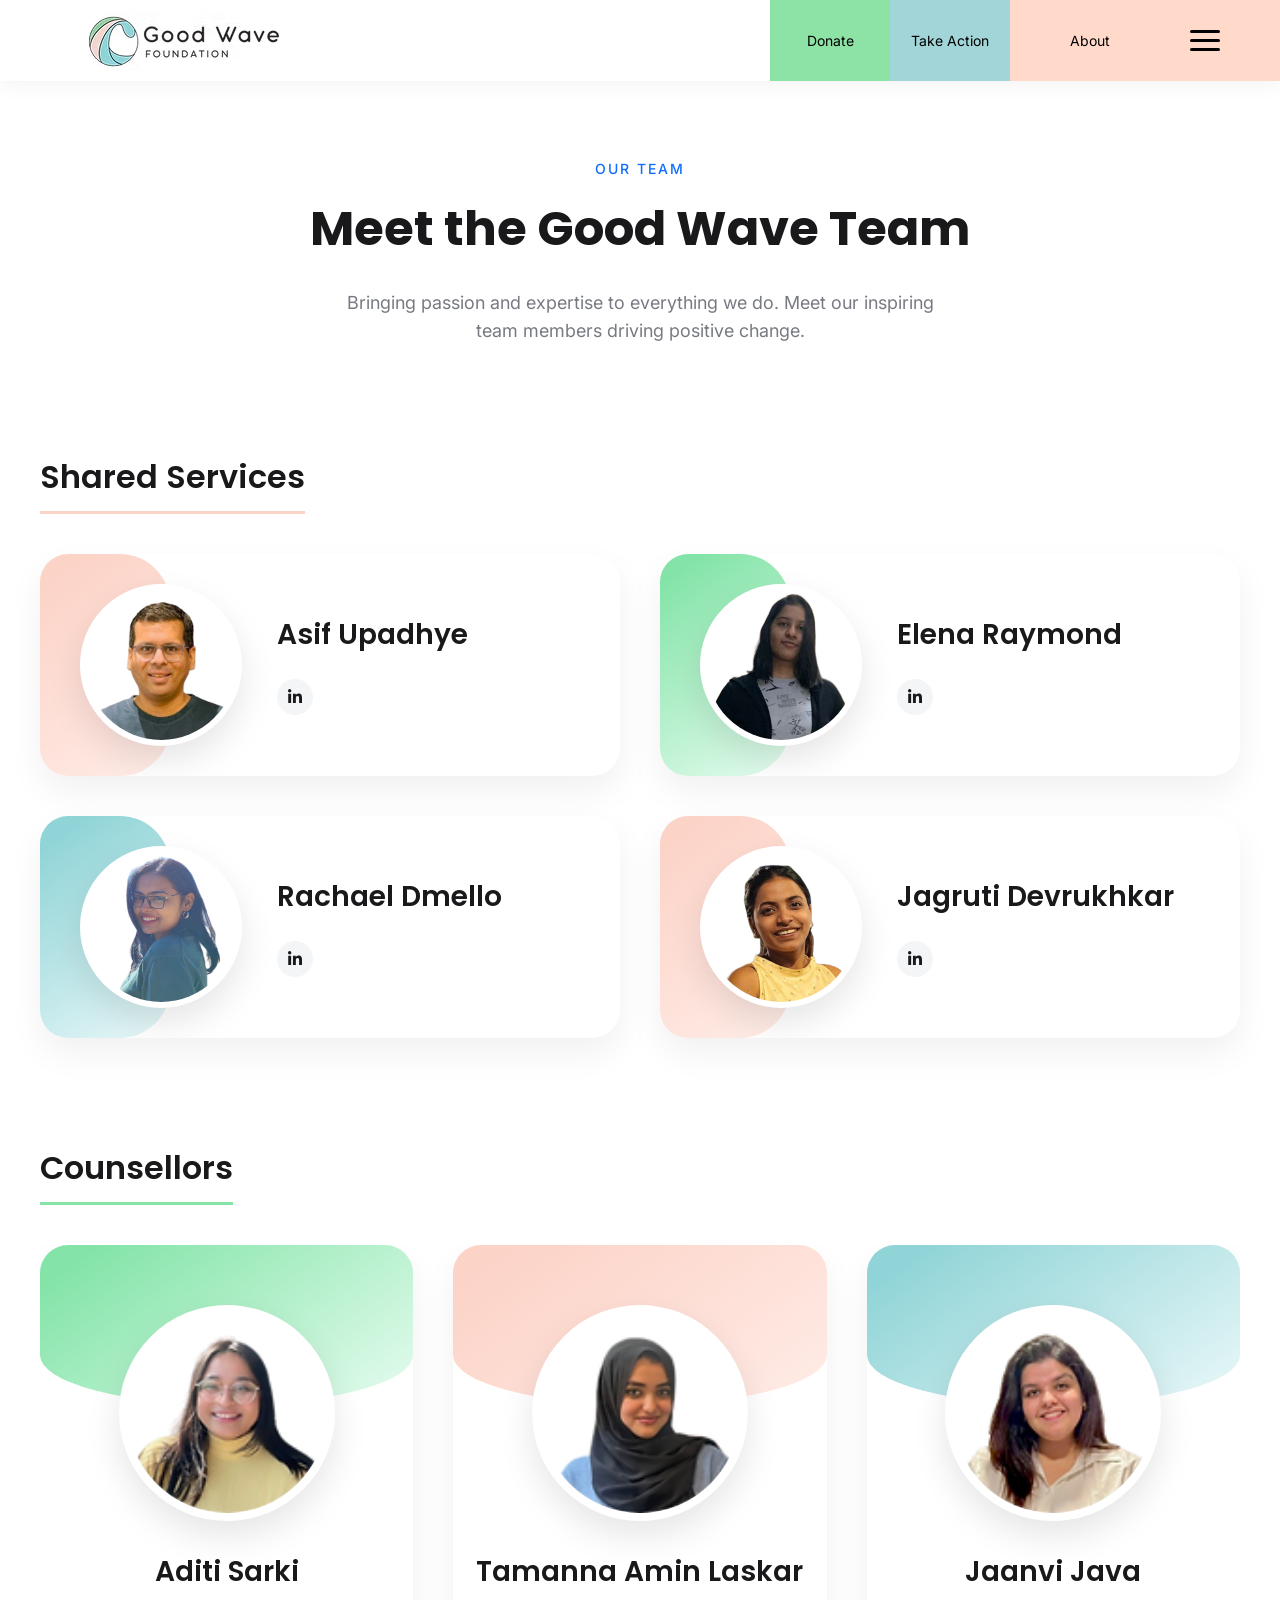
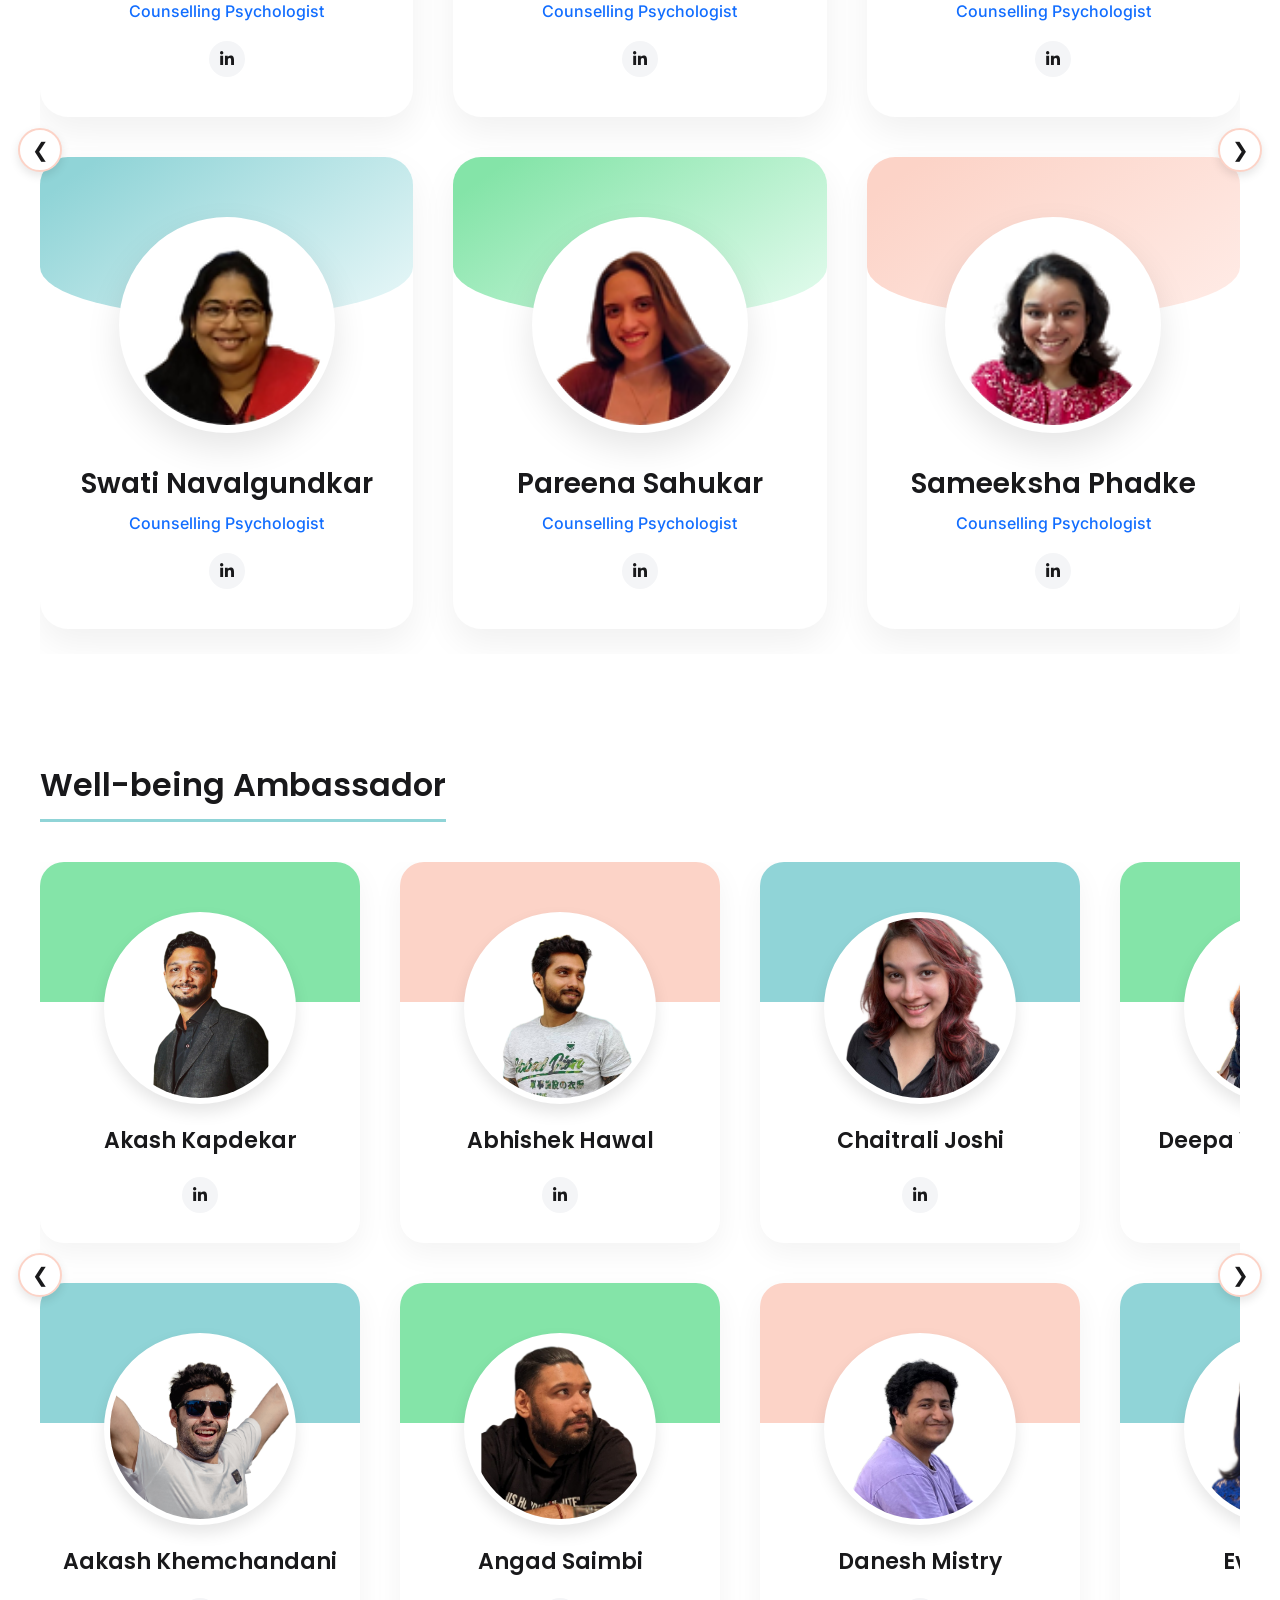
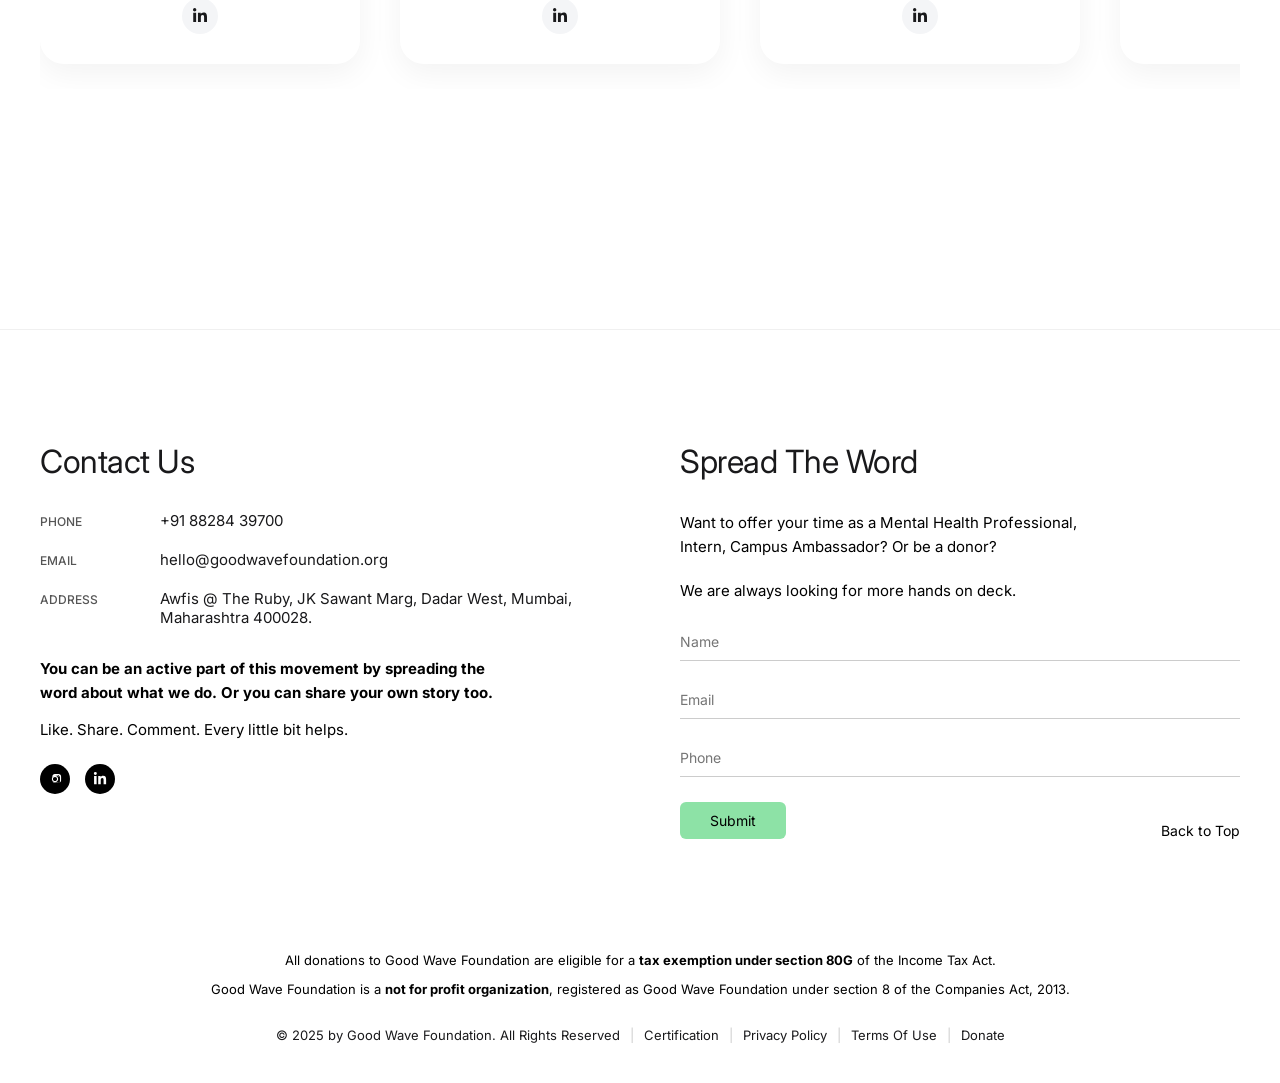
<file: index.html>
<!DOCTYPE html>
<html lang="en">

<head>
    <meta charset="UTF-8">
    <meta name="viewport" content="width=device-width, initial-scale=1.0">
    <title>GWF Team</title>
    <!-- Fonts -->
    <link
        href="https://fonts.googleapis.com/css2?family=Inter:wght@400;500;700&family=Poppins:wght@600;700&display=swap"
        rel="stylesheet">
    <!-- Animations (AOS) -->
    <link href="https://unpkg.com/aos@2.3.1/dist/aos.css" rel="stylesheet">
    <style>
        :root {
            --peach: #fcd3c7;
            --green: #84e4a8;
            --blue: #90d4d7;
            --dark: #19191b;
            --gray: #787a82;
            --accent: #116dff;
            --bg: #ffffff;
        }

        body {
            margin: 0;
            padding: 0;
            font-family: 'Inter', sans-serif;
            background-color: var(--bg);
            color: var(--dark);
            overflow-x: hidden;
        }

        .container {
            max-width: 1440px;
            margin: 0 auto;
            padding: 60px 40px;
        }

        .header-section {
            text-align: center;
            margin-bottom: 80px;
            animation: fadeInDown 1s ease-out;
        }

        .header-section h4 {
            font-size: 14px;
            font-weight: 500;
            color: var(--accent);
            text-transform: uppercase;
            letter-spacing: 2px;
            margin-bottom: 16px;
        }

        .header-section h1 {
            font-family: 'Poppins', sans-serif;
            font-size: 48px;
            font-weight: 700;
            margin: 0 0 24px 0;
            color: var(--dark);
        }

        .header-section p {
            font-size: 18px;
            color: var(--gray);
            max-width: 600px;
            margin: 0 auto;
            line-height: 1.6;
        }

        .role-section {
            margin-bottom: 80px;
        }

        .role-title {
            font-family: 'Poppins', sans-serif;
            font-size: 32px;
            font-weight: 600;
            margin-bottom: 40px;
            padding-bottom: 10px;
            border-bottom: 3px solid var(--peach);
            display: inline-block;
            color: var(--dark);
        }

        .role-section:nth-child(even) .role-title {
            border-bottom-color: var(--green);
        }

        .role-section:nth-child(3n) .role-title {
            border-bottom-color: var(--blue);
        }

        .team-grid {
            display: grid;
            grid-template-columns: repeat(auto-fill, minmax(320px, 1fr));
            gap: 40px;
        }

        .team-grid-scrollable {
            display: grid;
            grid-template-columns: none !important;
            grid-template-rows: repeat(2, 1fr) !important;
            grid-auto-flow: column;
            grid-auto-columns: 320px;
            gap: 40px;
            overflow-x: auto;
            padding-bottom: 25px; 
            scroll-snap-type: x mandatory;
            scrollbar-width: none;
            -ms-overflow-style: none;
        }
        
        .team-grid-scrollable .team-card,
        .team-grid-scrollable .service-card {
            scroll-snap-align: start;
        }
        
        .team-grid-scrollable::-webkit-scrollbar {
            display: none;
        }

        .team-grid-scrollable.three-cols-scroll {
            grid-auto-columns: calc(33.333% - 26.66px);
        }

        @media (max-width: 900px) {
            .team-grid-scrollable.three-cols-scroll {
                grid-auto-columns: calc(50% - 20px);
            }
        }
        
        @media (max-width: 600px) {
            .team-grid-scrollable.three-cols-scroll {
                grid-auto-columns: 100%;
            }
        }

        .scroll-container {
            position: relative;
            display: flex;
            align-items: center;
        }

        .scroll-btn {
            background-color: #fff;
            border: 2px solid var(--peach);
            border-radius: 50%;
            width: 44px;
            height: 44px;
            font-size: 20px;
            cursor: pointer;
            box-shadow: 0 4px 10px rgba(0,0,0,0.1);
            position: absolute;
            z-index: 10;
            display: flex;
            align-items: center;
            justify-content: center;
            color: var(--dark);
            transition: all 0.3s ease;
        }

        .scroll-btn:hover {
            background-color: var(--peach);
            color: var(--dark);
            transform: scale(1.05);
        }

        .scroll-btn.left { left: -22px; }
        .scroll-btn.right { right: -22px; }

        @media (max-width: 768px) {
            .scroll-btn.left { left: 10px; }
            .scroll-btn.right { right: 10px; }
        }

        .team-card {
            background: #fff;
            border-radius: 24px;
            overflow: hidden;
            position: relative;
            box-shadow: 0 10px 30px rgba(0, 0, 0, 0.05);
            transition: all 0.4s cubic-bezier(0.175, 0.885, 0.32, 1.275);
            text-align: center;
            padding-bottom: 30px;
            cursor: pointer;
            z-index: 1;
        }

        .team-card:hover {
            transform: translateY(-10px);
            box-shadow: 0 20px 40px rgba(0, 0, 0, 0.1);
        }

        .card-bg {
            height: 140px;
            width: 100%;
            position: absolute;
            top: 0;
            left: 0;
            z-index: -1;
            transition: height 0.4s ease;
        }

        .team-card:hover .card-bg {
            height: 180px;
        }

        .color-0 {
            background-color: var(--peach);
        }

        .color-1 {
            background-color: var(--green);
        }

        .color-2 {
            background-color: var(--blue);
        }

        .img-container {
            width: 180px;
            height: 180px;
            margin: 50px auto 20px;
            border-radius: 50%;
            overflow: hidden;
            border: 6px solid #fff;
            box-shadow: 0 8px 16px rgba(0, 0, 0, 0.1);
            position: relative;
            background-color: #fff;
        }

        .img-container img {
            width: 100%;
            height: 100%;
            object-fit: cover;
            transition: transform 0.5s ease;
        }

        .team-card:hover .img-container img {
            transform: scale(1.1);
        }

        .img-placeholder {
            width: 100%;
            height: 100%;
            display: flex;
            align-items: center;
            justify-content: center;
            background: #f0f0f0;
            font-family: 'Poppins', sans-serif;
            font-size: 48px;
            color: #ccc;
        }

        .member-name {
            font-family: 'Poppins', sans-serif;
            font-size: 22px;
            font-weight: 600;
            color: var(--dark);
            margin: 0 0 8px 0;
        }

        .member-designation {
            font-size: 14px;
            font-weight: 500;
            color: var(--accent);
            margin: 0 0 16px 0;
            padding: 0 20px;
            min-height: 40px;
        }

        .social-links {
            display: flex;
            justify-content: center;
            gap: 12px;
            margin-top: 20px;
        }

        .social-icon {
            width: 36px;
            height: 36px;
            border-radius: 50%;
            background: #f4f5f7;
            display: flex;
            align-items: center;
            justify-content: center;
            color: var(--dark);
            text-decoration: none;
            transition: all 0.3s ease;
        }

        .social-icon:hover {
            background: var(--accent);
            color: #fff;
            transform: translateY(-3px);
        }

        .social-icon svg {
            width: 16px;
            height: 16px;
            fill: currentColor;
        }

        /* UNIQUE STYLES: Founder */
        .founder-wrapper {
            position: relative;
            margin-bottom: 60px;
            border-radius: 36px;
            box-shadow: 0 20px 40px rgba(0, 0, 0, 0.08);
            transition: transform 0.4s ease, box-shadow 0.4s ease;
        }

        .founder-wrapper:hover {
            transform: translateY(-8px);
            box-shadow: 0 30px 50px rgba(0, 0, 0, 0.12);
        }

        .founder-card {
            display: flex;
            background: var(--peach);
            border-radius: 36px;
            overflow: hidden;
            position: relative;
            align-items: center;
            padding: 50px 60px;
            gap: 60px;
            color: var(--dark);
        }

        /* A subtle animated glow inside */
        .founder-card::before {
            content: '';
            position: absolute;
            top: -50%;
            left: -50%;
            width: 200%;
            height: 200%;
            background: radial-gradient(circle at 40% 40%, rgba(255, 255, 255, 0.6) 0%, transparent 40%);
            animation: pulseGlow 8s infinite alternate ease-in-out;
            pointer-events: none;
        }

        @keyframes pulseGlow {
            0% {
                transform: scale(0.9) translate(0, 0);
            }

            100% {
                transform: scale(1.1) translate(10%, 10%);
            }
        }

        .founder-img-container {
            width: 300px;
            height: 300px;
            border-radius: 50%;
            /* Circle to contrast with square cards */
            overflow: hidden;
            position: relative;
            z-index: 1;
            box-shadow: 0 15px 35px rgba(0, 0, 0, 0.1);
            flex-shrink: 0;
        }

        .founder-img-container img {
            width: 100%;
            height: 100%;
            object-fit: cover;
            transition: transform 0.7s ease;
        }

        .founder-wrapper:hover .founder-img-container img {
            transform: scale(1.08);
        }

        .founder-info {
            z-index: 1;
            text-align: left;
            flex: 1;
        }

        .founder-info .role-badge {
            display: inline-block;
            background: #ffffff;
            color: var(--accent);
            padding: 6px 16px;
            border-radius: 30px;
            font-size: 13px;
            font-weight: 700;
            text-transform: uppercase;
            letter-spacing: 2px;
            margin-bottom: 20px;
            box-shadow: 0 4px 10px rgba(0, 0, 0, 0.05);
        }

        .founder-info .member-name {
            font-size: 44px;
            margin: 0 0 8px 0;
            color: var(--dark);
        }

        .founder-info .member-designation {
            font-size: 20px;
            color: rgba(25, 25, 27, 0.7);
            padding: 0;
            margin: 0;
            font-weight: 600;
        }

        .founder-bio {
            color: rgba(25, 25, 27, 0.8);
            font-size: 17px;
            margin-top: 24px;
            line-height: 1.7;
            max-width: 95%;
        }

        .founder-info .social-links {
            justify-content: flex-start;
            margin-top: 35px;
        }

        .founder-info .social-icon {
            background: #fff;
            color: var(--dark);
        }

        .founder-info .social-icon:hover {
            background: var(--accent);
            color: #fff;
        }

        /* NEW STYLES: Shared Services */
        .services-grid {
            display: grid;
            grid-template-columns: repeat(auto-fill, minmax(380px, 1fr));
            gap: 40px;
        }

        .services-grid.two-cols {
            grid-template-columns: repeat(2, 1fr);
            gap: 40px;
        }

        .service-card {
            background: #fff;
            border-radius: 28px;
            overflow: hidden;
            position: relative;
            box-shadow: 0 15px 35px rgba(0, 0, 0, 0.06);
            transition: all 0.4s cubic-bezier(0.175, 0.885, 0.32, 1.275);
            display: flex;
            flex-direction: column;
            padding-bottom: 40px;
            align-items: center;
            text-align: center;
            cursor: pointer;
            z-index: 1;
        }

        .service-card:hover {
            transform: translateY(-10px);
            box-shadow: 0 25px 50px rgba(0, 0, 0, 0.12);
        }

        .service-card .card-bg {
            height: 160px;
            width: 100%;
            position: absolute;
            top: 0;
            left: 0;
            z-index: -1;
            transition: all 0.5s cubic-bezier(0.175, 0.885, 0.32, 1.275);
            border-radius: 0 0 50% 50% / 0 0 50px 50px;
        }

        .service-card .card-bg.color-0 {
            background: linear-gradient(145deg, var(--peach) 10%, #ffece7 100%);
        }

        .service-card .card-bg.color-1 {
            background: linear-gradient(145deg, var(--green) 10%, #e6fcf0 100%);
        }

        .service-card .card-bg.color-2 {
            background: linear-gradient(145deg, var(--blue) 10%, #eaf8f9 100%);
        }

        .service-card:hover .card-bg {
            height: 200px;
            border-radius: 0 0 50% 50% / 0 0 70px 70px;
        }

        .service-card .img-container {
            width: 200px;
            height: 200px;
            margin: 60px auto 30px;
            border-radius: 50%;
            overflow: hidden;
            border: 8px solid #fff;
            box-shadow: 0 15px 35px rgba(0, 0, 0, 0.1);
            position: relative;
            background-color: #fff;
            flex-shrink: 0;
            transition: all 0.5s cubic-bezier(0.175, 0.885, 0.32, 1.275);
        }

        .service-card:hover .img-container {
            transform: scale(1.06) translateY(-5px);
            box-shadow: 0 25px 45px rgba(0, 0, 0, 0.15);
        }

        .service-info {
            flex: 1;
            padding: 0 30px;
            width: 100%;
        }

        .service-info .member-name {
            font-size: 28px;
            margin-bottom: 8px;
            color: var(--dark);
        }

        .service-info .member-designation {
            font-size: 16px;
            padding: 0;
            margin-bottom: 20px;
            min-height: auto;
        }

        .service-info .social-links {
            justify-content: center;
            margin-top: 20px;
        }

        /* 
         * Shared Services (Two Cols) - Unique Horizontal layout 
         */
        .services-grid.two-cols .service-card {
            flex-direction: row;
            text-align: left;
            padding: 30px 40px;
            align-items: center;
        }

        .services-grid.two-cols .service-card .card-bg {
            height: 100%;
            width: 130px;
            border-radius: 0 50px 50px 0;
            top: 0;
            left: 0;
        }

        .services-grid.two-cols .service-card:hover .card-bg {
            width: 170px;
            height: 100%;
            border-radius: 0 60px 60px 0;
        }

        .services-grid.two-cols .service-card .img-container {
            width: 150px;
            height: 150px;
            margin: 0 35px 0 0;
            border: 6px solid #fff;
            align-self: center;
        }

        .services-grid.two-cols .service-card .service-info {
            padding: 0;
            display: flex;
            flex-direction: column;
            justify-content: center;
            align-items: flex-start;
        }

        .services-grid.two-cols .service-card .social-links {
            justify-content: flex-start;
            margin-top: 15px;
        }

        @media (max-width: 900px) {
            .services-grid.two-cols .service-card {
                flex-direction: column;
                text-align: center;
                padding: 0 0 40px 0;
            }

            .services-grid.two-cols .service-card .card-bg {
                height: 160px;
                width: 100%;
                border-radius: 0 0 50% 50% / 0 0 50px 50px;
            }

            .services-grid.two-cols .service-card:hover .card-bg {
                height: 200px;
                width: 100%;
                border-radius: 0 0 50% 50% / 0 0 70px 70px;
            }

            .services-grid.two-cols .service-card .img-container {
                margin: 60px auto 30px;
                width: 200px;
                height: 200px;
                border: 8px solid #fff;
            }

            .services-grid.two-cols .service-card .service-info {
                align-items: center;
                padding: 0 30px;
            }

            .services-grid.two-cols .service-card .social-links {
                justify-content: center;
            }
        }

        @keyframes fadeInDown {
            from {
                opacity: 0;
                transform: translateY(-30px);
            }

            to {
                opacity: 1;
                transform: translateY(0);
            }
        }

        @media (max-width: 900px) {
            .founder-card {
                flex-direction: column;
                text-align: center;
                gap: 30px;
                padding: 40px 20px;
                border-radius: 27px;
            }

            .founder-img-container {
                margin: 0 auto;
                width: 220px;
                height: 220px;
            }

            .founder-info {
                text-align: center;
                padding: 0;
            }

            .founder-info .member-name {
                font-size: 36px;
            }

            .founder-bio {
                margin: 20px auto 0;
                max-width: 100%;
            }

            .founder-info .social-links {
                justify-content: center;
            }
        }


        @media (max-width: 768px) {
            .container {
                padding: 40px 20px;
            }

            .header-section h1 {
                font-size: 36px;
            }

            .team-grid {
                grid-template-columns: repeat(auto-fill, minmax(260px, 1fr));
            }

            .team-grid-scrollable {
                grid-auto-columns: 260px;
                gap: 20px;
            }

            .services-grid {
                grid-template-columns: 1fr;
            }

            .desktop-nav {
                display: none;
            }

            .header-container {
                padding: 15px 20px;
            }
        }

        /* HEADER STYLES */
        .main-header {
            background-color: #fff;
            height: 81px;
            display: flex;
            justify-content: space-between;
            align-items: center;
            position: sticky;
            top: 0;
            z-index: 1000;
            box-shadow: 0 4px 20px rgba(0, 0, 0, 0.05);
        }

        .header-logo {
            padding-left: 81px;
        }

        .header-logo img {
            height: 60px;
            display: block;
        }

        .header-actions {
            display: flex;
            height: 100%;
        }

        .header-actions>* {
            display: flex;
            align-items: center;
            justify-content: center;
            height: 100%;
            font-family: 'Inter', sans-serif;
            font-size: 14px;
            color: #000;
            text-decoration: none;
            transition: opacity 0.3s ease;
        }

        .header-actions>*:hover {
            opacity: 0.85;
        }

        .header-donate {
            background-color: #8de2a6;
            width: 120px;
        }

        .header-action {
            background-color: #a1d5d8;
            width: 120px;
        }

        .header-about {
            background-color: #ffdacb;
            padding: 0 60px;
            gap: 80px;
        }

        .hamburger-icon {
            display: flex;
            flex-direction: column;
            gap: 6px;
            cursor: pointer;
        }

        .hamburger-icon span {
            display: block;
            width: 30px;
            height: 3px;
            background-color: #000;
            border-radius: 2px;
        }

        /* FOOTER STYLES */
        .main-footer {
            background-color: #fff;
            padding: 80px 40px 40px;
            margin-top: 100px;
            text-align: left;
            border-top: 1px solid #f0f0f0;
        }

        .footer-container {
            max-width: 1400px;
            margin: 0 auto;
        }

        .footer-top {
            display: grid;
            grid-template-columns: 1fr 1fr;
            gap: 80px;
            margin-bottom: 60px;
            max-width: 1200px;
            margin: 0 auto 60px;
        }

        .footer-title {
            font-size: 32px;
            font-family: inherit;
            font-weight: 400;
            color: var(--dark);
            margin-bottom: 30px;
            letter-spacing: -0.5px;
        }

        .contact-grid {
            display: grid;
            grid-template-columns: 100px 1fr;
            gap: 20px;
            align-items: baseline;
            margin-bottom: 10px;
        }

        .contact-label {
            font-size: 12px;
            font-weight: 500;
            color: #555;
            text-transform: uppercase;
        }

        .contact-value {
            font-size: 15px;
            color: var(--dark);
            font-family: 'Inter', sans-serif;
        }

        .bold-contact-text {
            font-family: 'Inter', sans-serif;
            font-size: 15px;
            font-weight: 700;
            color: #000;
            line-height: 1.6;
            margin-top: 30px;
            margin-bottom: 10px;
        }

        .normal-contact-text {
            font-family: 'Inter', sans-serif;
            font-size: 15px;
            color: #000;
            margin-bottom: 25px;
        }

        .footer-socials {
            display: flex;
            gap: 15px;
        }

        .footer-social-btn {
            width: 30px;
            height: 30px;
            background-color: #000;
            border-radius: 50%;
            display: flex;
            align-items: center;
            justify-content: center;
            color: #fff;
            text-decoration: none;
            transition: all 0.3s ease;
        }

        .footer-social-btn:hover {
            opacity: 0.8;
            transform: translateY(-2px);
        }

        .footer-social-btn svg {
            width: 14px;
            height: 14px;
            fill: currentColor;
        }

        .spread-word-text {
            font-size: 15px;
            color: #000;
            line-height: 1.6;
            margin-bottom: 20px;
            font-family: 'Inter', sans-serif;
        }

        .footer-form {
            display: flex;
            flex-direction: column;
            gap: 20px;
            margin-top: 10px;
        }

        .form-input {
            width: 100%;
            padding: 10px 0;
            border: none;
            border-bottom: 1px solid #ccc;
            background-color: transparent;
            font-size: 14px;
            font-family: 'Inter', sans-serif;
            transition: border-color 0.3s ease;
        }

        .form-input:focus {
            outline: none;
            border-bottom-color: var(--dark);
        }

        .form-action-row {
            display: flex;
            justify-content: space-between;
            align-items: flex-end;
            margin-top: 5px;
        }

        .submit-btn {
            background-color: #8de2a6;
            color: #000;
            padding: 10px 30px;
            border: none;
            border-radius: 6px;
            font-size: 14px;
            font-weight: 400;
            cursor: pointer;
            transition: background-color 0.3s ease;
            font-family: 'Inter', sans-serif;
        }

        .submit-btn:hover {
            opacity: 0.9;
        }

        .back-to-top {
            font-size: 14px;
            color: #000;
            text-decoration: none;
            font-family: 'Inter', sans-serif;
        }

        .back-to-top:hover {
            text-decoration: underline;
        }

        .footer-bottom {
            text-align: center;
            padding-top: 40px;
        }

        .footer-text {
            color: #000;
            font-size: 13px;
            margin-bottom: 5px;
            font-family: 'Inter', sans-serif;
        }

        .footer-text strong {
            font-weight: 700;
        }

        .footer-bottom-links {
            margin-top: 30px;
            color: var(--dark);
            font-size: 13px;
            display: flex;
            flex-wrap: wrap;
            justify-content: center;
            gap: 10px;
            font-family: 'Inter', sans-serif;
        }

        .footer-bottom-links a {
            color: var(--dark);
            text-decoration: none;
            transition: color 0.3s ease;
        }

        .footer-bottom-links a:hover {
            opacity: 0.7;
        }

        @media (max-width: 900px) {
            .footer-top {
                grid-template-columns: 1fr;
                gap: 50px;
            }

            .header-logo {
                padding-left: 20px;
            }

            .header-about {
                padding: 0 20px;
                gap: 20px;
            }
        }

        @media (max-width: 768px) {
            .footer-bottom-links {
                flex-direction: column;
                gap: 15px;
                text-align: center;
            }

            .footer-bottom-links span {
                display: none;
            }
        }
    </style>
</head>

<body>

    <header class="main-header">
        <a href="#" class="header-logo"><img src="./images/logo.png" alt="Good Wave Foundation Logo"></a>
        <div class="header-actions">
            <a href="#" class="header-donate">Donate</a>
            <a href="#" class="header-action">Take Action</a>
            <a href="#" class="header-about">
                About
                <div class="hamburger-icon">
                    <span></span>
                    <span></span>
                    <span></span>
                </div>
            </a>
        </div>
    </header>

    <div class="container">
        <div class="header-section">
            <h4>Our Team</h4>
            <h1>Meet the Good Wave Team</h1>
            <p>Bringing passion and expertise to everything we do. Meet our inspiring team members driving positive
                change.</p>
        </div>

        <div id="team-container">
            <div class="role-section shared-services-section">
                <h2 class="role-title" data-aos="fade-right">Shared Services</h2>
                <div class="services-grid two-cols">
                    <!-- Asif Updahye moved here -->
                    <div class="service-card" data-aos="fade-up" data-aos-delay="0">
                        <div class="card-bg color-0"></div>
                        <div class="img-container">
                            <img src="images/Asif_Updahye.png" alt="Asif Updahye" loading="lazy">
                        </div>
                        <div class="service-info">
                            <h3 class="member-name">Asif Upadhye</h3>
                            <div class="social-links">
                                <a href="#" class="social-icon" target="_blank" rel="noopener noreferrer"
                                    aria-label="LinkedIn">
                                    <svg xmlns="http://www.w3.org/2000/svg" viewBox="0 0 448 512">
                                        <path
                                            d="M100.28 448H7.4V148.9h92.88zM53.79 108.1C24.09 108.1 0 83.5 0 53.8a53.79 53.79 0 0 1 107.58 0c0 29.7-24.1 54.3-53.79 54.3zM447.9 448h-92.68V302.4c0-34.7-.7-79.2-48.29-79.2-48.29 0-55.69 37.7-55.69 76.7V448h-92.78V148.9h89.08v40.8h1.3c12.4-23.5 42.69-48.3 87.88-48.3 94 0 111.28 61.9 111.28 142.3V448z" />
                                    </svg>
                                </a>
                            </div>
                        </div>
                    </div>
                    <div class="service-card" data-aos="fade-up" data-aos-delay="100">
                        <div class="card-bg color-1"></div>
                        <div class="img-container">
                            <img src="images/Elena_Raymond.jpg" alt="Elena Raymond " loading="lazy">
                        </div>
                        <div class="service-info">
                            <h3 class="member-name">Elena Raymond </h3>
                            <div class="social-links">
                                <a href="#" class="social-icon" target="_blank" rel="noopener noreferrer"
                                    aria-label="LinkedIn">
                                    <svg xmlns="http://www.w3.org/2000/svg" viewBox="0 0 448 512">
                                        <path
                                            d="M100.28 448H7.4V148.9h92.88zM53.79 108.1C24.09 108.1 0 83.5 0 53.8a53.79 53.79 0 0 1 107.58 0c0 29.7-24.1 54.3-53.79 54.3zM447.9 448h-92.68V302.4c0-34.7-.7-79.2-48.29-79.2-48.29 0-55.69 37.7-55.69 76.7V448h-92.78V148.9h89.08v40.8h1.3c12.4-23.5 42.69-48.3 87.88-48.3 94 0 111.28 61.9 111.28 142.3V448z" />
                                    </svg>
                                </a>
                            </div>
                        </div>
                    </div>
                    <div class="service-card" data-aos="fade-up" data-aos-delay="200">
                        <div class="card-bg color-2"></div>
                        <div class="img-container">
                            <img src="images/Rachael_Dmello.jpg" alt="Rachael Dmello" loading="lazy">
                        </div>
                        <div class="service-info">
                            <h3 class="member-name">Rachael Dmello</h3>
                            <div class="social-links">
                                <a href="#" class="social-icon" target="_blank" rel="noopener noreferrer"
                                    aria-label="LinkedIn">
                                    <svg xmlns="http://www.w3.org/2000/svg" viewBox="0 0 448 512">
                                        <path
                                            d="M100.28 448H7.4V148.9h92.88zM53.79 108.1C24.09 108.1 0 83.5 0 53.8a53.79 53.79 0 0 1 107.58 0c0 29.7-24.1 54.3-53.79 54.3zM447.9 448h-92.68V302.4c0-34.7-.7-79.2-48.29-79.2-48.29 0-55.69 37.7-55.69 76.7V448h-92.78V148.9h89.08v40.8h1.3c12.4-23.5 42.69-48.3 87.88-48.3 94 0 111.28 61.9 111.28 142.3V448z" />
                                    </svg>
                                </a>
                            </div>
                        </div>
                    </div>
                    <div class="service-card" data-aos="fade-up" data-aos-delay="300">
                        <div class="card-bg color-0"></div>
                        <div class="img-container">
                            <img src="images/Jagruti_Devrukhkar.jpg" alt="Jagruti Devrukhkar " loading="lazy">
                        </div>
                        <div class="service-info">
                            <h3 class="member-name">Jagruti Devrukhkar </h3>
                            <div class="social-links">
                                <a href="#" class="social-icon" target="_blank" rel="noopener noreferrer"
                                    aria-label="LinkedIn">
                                    <svg xmlns="http://www.w3.org/2000/svg" viewBox="0 0 448 512">
                                        <path
                                            d="M100.28 448H7.4V148.9h92.88zM53.79 108.1C24.09 108.1 0 83.5 0 53.8a53.79 53.79 0 0 1 107.58 0c0 29.7-24.1 54.3-53.79 54.3zM447.9 448h-92.68V302.4c0-34.7-.7-79.2-48.29-79.2-48.29 0-55.69 37.7-55.69 76.7V448h-92.78V148.9h89.08v40.8h1.3c12.4-23.5 42.69-48.3 87.88-48.3 94 0 111.28 61.9 111.28 142.3V448z" />
                                    </svg>
                                </a>
                            </div>
                        </div>
                    </div>
                </div>
            </div>

            <!-- Counsellors Section -->
            <div class="role-section">
                <h2 class="role-title" data-aos="fade-right">Counsellors</h2>
                <div class="scroll-container">
                    <button class="scroll-btn left" onclick="document.getElementById('counsellors-grid').scrollBy({left: -360, behavior: 'smooth'})" aria-label="Previous">❮</button>
                    <div class="services-grid team-grid-scrollable three-cols-scroll" id="counsellors-grid">
                    <div class="service-card" data-aos="fade-up" data-aos-delay="0">
                        <div class="card-bg color-1"></div>
                        <div class="img-container">
                            <img src="images/WIX_Aditi_Sarki__1_-removebg-preview.png" alt="Aditi Sarki" loading="lazy">
                        </div>
                        <div class="service-info">
                            <h3 class="member-name">Aditi Sarki</h3>
                            <p class="member-designation">Counselling Psychologist</p>
                            <div class="social-links">
                                <a href="#" class="social-icon" target="_blank" rel="noopener noreferrer"
                                    aria-label="LinkedIn">
                                    <svg xmlns="http://www.w3.org/2000/svg" viewBox="0 0 448 512">
                                        <path
                                            d="M100.28 448H7.4V148.9h92.88zM53.79 108.1C24.09 108.1 0 83.5 0 53.8a53.79 53.79 0 0 1 107.58 0c0 29.7-24.1 54.3-53.79 54.3zM447.9 448h-92.68V302.4c0-34.7-.7-79.2-48.29-79.2-48.29 0-55.69 37.7-55.69 76.7V448h-92.78V148.9h89.08v40.8h1.3c12.4-23.5 42.69-48.3 87.88-48.3 94 0 111.28 61.9 111.28 142.3V448z" />
                                    </svg>
                                </a>
                            </div>
                        </div>
                    </div>
                    <div class="service-card" data-aos="fade-up" data-aos-delay="100">
                        <div class="card-bg color-2"></div>
                        <div class="img-container">
                            <img src="images/WIX_Swati_-removebg-preview.png" alt="Swati Navalgundkar" loading="lazy">
                        </div>
                        <div class="service-info">
                            <h3 class="member-name">Swati Navalgundkar</h3>
                            <p class="member-designation">Counselling Psychologist</p>
                            <div class="social-links">
                                <a href="#" class="social-icon" target="_blank" rel="noopener noreferrer"
                                    aria-label="LinkedIn">
                                    <svg xmlns="http://www.w3.org/2000/svg" viewBox="0 0 448 512">
                                        <path
                                            d="M100.28 448H7.4V148.9h92.88zM53.79 108.1C24.09 108.1 0 83.5 0 53.8a53.79 53.79 0 0 1 107.58 0c0 29.7-24.1 54.3-53.79 54.3zM447.9 448h-92.68V302.4c0-34.7-.7-79.2-48.29-79.2-48.29 0-55.69 37.7-55.69 76.7V448h-92.78V148.9h89.08v40.8h1.3c12.4-23.5 42.69-48.3 87.88-48.3 94 0 111.28 61.9 111.28 142.3V448z" />
                                    </svg>
                                </a>
                            </div>
                        </div>
                    </div>
                    <div class="service-card" data-aos="fade-up" data-aos-delay="200">
                        <div class="card-bg color-0"></div>
                        <div class="img-container">
                            <img src="images/WIX_Tamanna__1_-removebg-preview.png" alt="Tamanna Amin Laskar"
                                loading="lazy">
                        </div>
                        <div class="service-info">
                            <h3 class="member-name">Tamanna Amin Laskar</h3>
                            <p class="member-designation">Counselling Psychologist</p>
                            <div class="social-links">
                                <a href="#" class="social-icon" target="_blank" rel="noopener noreferrer"
                                    aria-label="LinkedIn">
                                    <svg xmlns="http://www.w3.org/2000/svg" viewBox="0 0 448 512">
                                        <path
                                            d="M100.28 448H7.4V148.9h92.88zM53.79 108.1C24.09 108.1 0 83.5 0 53.8a53.79 53.79 0 0 1 107.58 0c0 29.7-24.1 54.3-53.79 54.3zM447.9 448h-92.68V302.4c0-34.7-.7-79.2-48.29-79.2-48.29 0-55.69 37.7-55.69 76.7V448h-92.78V148.9h89.08v40.8h1.3c12.4-23.5 42.69-48.3 87.88-48.3 94 0 111.28 61.9 111.28 142.3V448z" />
                                    </svg>
                                </a>
                            </div>
                        </div>
                    </div>
                    <div class="service-card" data-aos="fade-up" data-aos-delay="300">
                        <div class="card-bg color-1"></div>
                        <div class="img-container">
                            <img src="images/WIX_Pareena__1_-removebg-preview.png" alt="Pareena Sahukar" loading="lazy">
                        </div>
                        <div class="service-info">
                            <h3 class="member-name">Pareena Sahukar</h3>
                            <p class="member-designation">Counselling Psychologist</p>
                            <div class="social-links">
                                <a href="#" class="social-icon" target="_blank" rel="noopener noreferrer"
                                    aria-label="LinkedIn">
                                    <svg xmlns="http://www.w3.org/2000/svg" viewBox="0 0 448 512">
                                        <path
                                            d="M100.28 448H7.4V148.9h92.88zM53.79 108.1C24.09 108.1 0 83.5 0 53.8a53.79 53.79 0 0 1 107.58 0c0 29.7-24.1 54.3-53.79 54.3zM447.9 448h-92.68V302.4c0-34.7-.7-79.2-48.29-79.2-48.29 0-55.69 37.7-55.69 76.7V448h-92.78V148.9h89.08v40.8h1.3c12.4-23.5 42.69-48.3 87.88-48.3 94 0 111.28 61.9 111.28 142.3V448z" />
                                    </svg>
                                </a>
                            </div>
                        </div>
                    </div>
                    <div class="service-card" data-aos="fade-up" data-aos-delay="400">
                        <div class="card-bg color-2"></div>
                        <div class="img-container">
                            <img src="images/WIX_Jaanvi-removebg-preview.png" alt="Jaanvi Java" loading="lazy">
                        </div>
                        <div class="service-info">
                            <h3 class="member-name">Jaanvi Java</h3>
                            <p class="member-designation">Counselling Psychologist</p>
                            <div class="social-links">
                                <a href="#" class="social-icon" target="_blank" rel="noopener noreferrer"
                                    aria-label="LinkedIn">
                                    <svg xmlns="http://www.w3.org/2000/svg" viewBox="0 0 448 512">
                                        <path
                                            d="M100.28 448H7.4V148.9h92.88zM53.79 108.1C24.09 108.1 0 83.5 0 53.8a53.79 53.79 0 0 1 107.58 0c0 29.7-24.1 54.3-53.79 54.3zM447.9 448h-92.68V302.4c0-34.7-.7-79.2-48.29-79.2-48.29 0-55.69 37.7-55.69 76.7V448h-92.78V148.9h89.08v40.8h1.3c12.4-23.5 42.69-48.3 87.88-48.3 94 0 111.28 61.9 111.28 142.3V448z" />
                                    </svg>
                                </a>
                            </div>
                        </div>
                    </div>
                    <div class="service-card" data-aos="fade-up" data-aos-delay="500">
                        <div class="card-bg color-0"></div>
                        <div class="img-container">
                            <img src="images/WIX_Sameeksha__1_-removebg-preview.png" alt="Sameeksha Phadke"
                                loading="lazy">
                        </div>
                        <div class="service-info">
                            <h3 class="member-name">Sameeksha Phadke</h3>
                            <p class="member-designation">Counselling Psychologist</p>
                            <div class="social-links">
                                <a href="#" class="social-icon" target="_blank" rel="noopener noreferrer"
                                    aria-label="LinkedIn">
                                    <svg xmlns="http://www.w3.org/2000/svg" viewBox="0 0 448 512">
                                        <path
                                            d="M100.28 448H7.4V148.9h92.88zM53.79 108.1C24.09 108.1 0 83.5 0 53.8a53.79 53.79 0 0 1 107.58 0c0 29.7-24.1 54.3-53.79 54.3zM447.9 448h-92.68V302.4c0-34.7-.7-79.2-48.29-79.2-48.29 0-55.69 37.7-55.69 76.7V448h-92.78V148.9h89.08v40.8h1.3c12.4-23.5 42.69-48.3 87.88-48.3 94 0 111.28 61.9 111.28 142.3V448z" />
                                    </svg>
                                </a>
                            </div>
                        </div>
                    </div>
                    <div class="service-card" data-aos="fade-up" data-aos-delay="600">
                        <div class="card-bg color-1"></div>
                        <div class="img-container">
                            <img src="images/WIX_Sneha_-removebg-preview.png" alt="Sneha Shivarajan" loading="lazy">
                        </div>
                        <div class="service-info">
                            <h3 class="member-name">Sneha Shivarajan</h3>
                            <div class="social-links">
                                <a href="#" class="social-icon" target="_blank" rel="noopener noreferrer"
                                    aria-label="LinkedIn">
                                    <svg xmlns="http://www.w3.org/2000/svg" viewBox="0 0 448 512">
                                        <path
                                            d="M100.28 448H7.4V148.9h92.88zM53.79 108.1C24.09 108.1 0 83.5 0 53.8a53.79 53.79 0 0 1 107.58 0c0 29.7-24.1 54.3-53.79 54.3zM447.9 448h-92.68V302.4c0-34.7-.7-79.2-48.29-79.2-48.29 0-55.69 37.7-55.69 76.7V448h-92.78V148.9h89.08v40.8h1.3c12.4-23.5 42.69-48.3 87.88-48.3 94 0 111.28 61.9 111.28 142.3V448z" />
                                    </svg>
                                </a>
                            </div>
                        </div>
                    </div>
                </div>
                <button class="scroll-btn right" onclick="document.getElementById('counsellors-grid').scrollBy({left: 360, behavior: 'smooth'})" aria-label="Next">❯</button>
            </div>
        </div>
            <div class="role-section">
                <h2 class="role-title" data-aos="fade-right">Well-being Ambassador</h2>
                <div class="scroll-container">
                    <button class="scroll-btn left" onclick="document.getElementById('ambassador-grid').scrollBy({left: -360, behavior: 'smooth'})" aria-label="Previous">❮</button>
                    <div class="team-grid team-grid-scrollable" id="ambassador-grid">
                    <div class="team-card" data-aos="fade-up" data-aos-delay="0">
                        <div class="card-bg color-1"></div>
                        <div class="img-container">
                            <img src="images/Akash_Kapdekar.jpg" alt="Akash Kapdekar" loading="lazy">
                        </div>
                        <h3 class="member-name">Akash Kapdekar</h3>
                        <div class="social-links">
                            <a href="https://www.linkedin.com/in/akashkapdekar/?lipi=urn%3Ali%3Apage%3Ad_flagship3_search_srp_all%3BpN9H4od3Rb%2BJ3JoEnZAWhw%3D%3D"
                                class="social-icon" target="_blank" rel="noopener noreferrer" aria-label="LinkedIn">
                                <svg xmlns="http://www.w3.org/2000/svg" viewBox="0 0 448 512">
                                    <path
                                        d="M100.28 448H7.4V148.9h92.88zM53.79 108.1C24.09 108.1 0 83.5 0 53.8a53.79 53.79 0 0 1 107.58 0c0 29.7-24.1 54.3-53.79 54.3zM447.9 448h-92.68V302.4c0-34.7-.7-79.2-48.29-79.2-48.29 0-55.69 37.7-55.69 76.7V448h-92.78V148.9h89.08v40.8h1.3c12.4-23.5 42.69-48.3 87.88-48.3 94 0 111.28 61.9 111.28 142.3V448z" />
                                </svg>
                            </a>
                        </div>
                    </div>
                    <div class="team-card" data-aos="fade-up" data-aos-delay="100">
                        <div class="card-bg color-2"></div>
                        <div class="img-container">
                            <img src="images/Aakash_Khemchandani.jpg" alt="Aakash Khemchandani" loading="lazy">
                        </div>
                        <h3 class="member-name">Aakash Khemchandani</h3>
                        <div class="social-links">
                            <a href="#" class="social-icon" target="_blank" rel="noopener noreferrer"
                                aria-label="LinkedIn">
                                <svg xmlns="http://www.w3.org/2000/svg" viewBox="0 0 448 512">
                                    <path
                                        d="M100.28 448H7.4V148.9h92.88zM53.79 108.1C24.09 108.1 0 83.5 0 53.8a53.79 53.79 0 0 1 107.58 0c0 29.7-24.1 54.3-53.79 54.3zM447.9 448h-92.68V302.4c0-34.7-.7-79.2-48.29-79.2-48.29 0-55.69 37.7-55.69 76.7V448h-92.78V148.9h89.08v40.8h1.3c12.4-23.5 42.69-48.3 87.88-48.3 94 0 111.28 61.9 111.28 142.3V448z" />
                                </svg>
                            </a>
                        </div>
                    </div>
                    <div class="team-card" data-aos="fade-up" data-aos-delay="200">
                        <div class="card-bg color-0"></div>
                        <div class="img-container">
                            <img src="images/Abhishek_Hawal.jpg" alt="Abhishek Hawal" loading="lazy">
                        </div>
                        <h3 class="member-name">Abhishek Hawal</h3>
                        <div class="social-links">
                            <a href="#" class="social-icon" target="_blank" rel="noopener noreferrer"
                                aria-label="LinkedIn">
                                <svg xmlns="http://www.w3.org/2000/svg" viewBox="0 0 448 512">
                                    <path
                                        d="M100.28 448H7.4V148.9h92.88zM53.79 108.1C24.09 108.1 0 83.5 0 53.8a53.79 53.79 0 0 1 107.58 0c0 29.7-24.1 54.3-53.79 54.3zM447.9 448h-92.68V302.4c0-34.7-.7-79.2-48.29-79.2-48.29 0-55.69 37.7-55.69 76.7V448h-92.78V148.9h89.08v40.8h1.3c12.4-23.5 42.69-48.3 87.88-48.3 94 0 111.28 61.9 111.28 142.3V448z" />
                                </svg>
                            </a>
                        </div>
                    </div>
                    <div class="team-card" data-aos="fade-up" data-aos-delay="300">
                        <div class="card-bg color-1"></div>
                        <div class="img-container">
                            <img src="images/Angad_Saimbi.png" alt="Angad Saimbi" loading="lazy">
                        </div>
                        <h3 class="member-name">Angad Saimbi</h3>
                        <div class="social-links">
                            <a href="#" class="social-icon" target="_blank" rel="noopener noreferrer"
                                aria-label="LinkedIn">
                                <svg xmlns="http://www.w3.org/2000/svg" viewBox="0 0 448 512">
                                    <path
                                        d="M100.28 448H7.4V148.9h92.88zM53.79 108.1C24.09 108.1 0 83.5 0 53.8a53.79 53.79 0 0 1 107.58 0c0 29.7-24.1 54.3-53.79 54.3zM447.9 448h-92.68V302.4c0-34.7-.7-79.2-48.29-79.2-48.29 0-55.69 37.7-55.69 76.7V448h-92.78V148.9h89.08v40.8h1.3c12.4-23.5 42.69-48.3 87.88-48.3 94 0 111.28 61.9 111.28 142.3V448z" />
                                </svg>
                            </a>
                        </div>
                    </div>
                    <div class="team-card" data-aos="fade-up" data-aos-delay="0">
                        <div class="card-bg color-2"></div>
                        <div class="img-container">
                            <img src="images/Chaitrali_Joshi.jpg" alt="Chaitrali Joshi" loading="lazy">
                        </div>
                        <h3 class="member-name">Chaitrali Joshi</h3>
                        <div class="social-links">
                            <a href="https://www.linkedin.com/in/chaitrali-joshi-59a27b230/?lipi=urn%3Ali%3Apage%3Ad_flagship3_profile_view_base_contact_details%3BVV0PxzpBRsuRdvY7C9NpFw%3D%3D"
                                class="social-icon" target="_blank" rel="noopener noreferrer" aria-label="LinkedIn">
                                <svg xmlns="http://www.w3.org/2000/svg" viewBox="0 0 448 512">
                                    <path
                                        d="M100.28 448H7.4V148.9h92.88zM53.79 108.1C24.09 108.1 0 83.5 0 53.8a53.79 53.79 0 0 1 107.58 0c0 29.7-24.1 54.3-53.79 54.3zM447.9 448h-92.68V302.4c0-34.7-.7-79.2-48.29-79.2-48.29 0-55.69 37.7-55.69 76.7V448h-92.78V148.9h89.08v40.8h1.3c12.4-23.5 42.69-48.3 87.88-48.3 94 0 111.28 61.9 111.28 142.3V448z" />
                                </svg>
                            </a>
                        </div>
                    </div>
                    <div class="team-card" data-aos="fade-up" data-aos-delay="100">
                        <div class="card-bg color-0"></div>
                        <div class="img-container">
                            <img src="images/Danesh_Mistry.jpg" alt="Danesh Mistry" loading="lazy">
                        </div>
                        <h3 class="member-name">Danesh Mistry</h3>
                        <div class="social-links">
                            <a href="https://www.linkedin.com/in/daneshmistry/?lipi=urn%3Ali%3Apage%3Ad_flagship3_profile_view_base_contact_details%3BxQ%2F1A1LlSL6U%2Fu5eDPrXHg%3D%3D"
                                class="social-icon" target="_blank" rel="noopener noreferrer" aria-label="LinkedIn">
                                <svg xmlns="http://www.w3.org/2000/svg" viewBox="0 0 448 512">
                                    <path
                                        d="M100.28 448H7.4V148.9h92.88zM53.79 108.1C24.09 108.1 0 83.5 0 53.8a53.79 53.79 0 0 1 107.58 0c0 29.7-24.1 54.3-53.79 54.3zM447.9 448h-92.68V302.4c0-34.7-.7-79.2-48.29-79.2-48.29 0-55.69 37.7-55.69 76.7V448h-92.78V148.9h89.08v40.8h1.3c12.4-23.5 42.69-48.3 87.88-48.3 94 0 111.28 61.9 111.28 142.3V448z" />
                                </svg>
                            </a>
                        </div>
                    </div>
                    <div class="team-card" data-aos="fade-up" data-aos-delay="200">
                        <div class="card-bg color-1"></div>
                        <div class="img-container">
                            <img src="images/Deepa_Venkatraman.jpg" alt="Deepa Venkatraman" loading="lazy">
                        </div>
                        <h3 class="member-name">Deepa Venkatraman</h3>
                        <div class="social-links">
                            <a href="https://www.linkedin.com/in/deepavenkatraman13/?lipi=urn%3Ali%3Apage%3Ad_flagship3_profile_view_base_contact_details%3BEFK2ppInQimPyn5Rn6Mqsg%3D%3D"
                                class="social-icon" target="_blank" rel="noopener noreferrer" aria-label="LinkedIn">
                                <svg xmlns="http://www.w3.org/2000/svg" viewBox="0 0 448 512">
                                    <path
                                        d="M100.28 448H7.4V148.9h92.88zM53.79 108.1C24.09 108.1 0 83.5 0 53.8a53.79 53.79 0 0 1 107.58 0c0 29.7-24.1 54.3-53.79 54.3zM447.9 448h-92.68V302.4c0-34.7-.7-79.2-48.29-79.2-48.29 0-55.69 37.7-55.69 76.7V448h-92.78V148.9h89.08v40.8h1.3c12.4-23.5 42.69-48.3 87.88-48.3 94 0 111.28 61.9 111.28 142.3V448z" />
                                </svg>
                            </a>
                        </div>
                    </div>
                    <div class="team-card" data-aos="fade-up" data-aos-delay="300">
                        <div class="card-bg color-2"></div>
                        <div class="img-container">
                            <img src="images/Eva_Ninan.jpg" alt="Eva Ninan" loading="lazy">
                        </div>
                        <h3 class="member-name">Eva Ninan</h3>
                        <div class="social-links">
                            <a href="#" class="social-icon" target="_blank" rel="noopener noreferrer"
                                aria-label="LinkedIn">
                                <svg xmlns="http://www.w3.org/2000/svg" viewBox="0 0 448 512">
                                    <path
                                        d="M100.28 448H7.4V148.9h92.88zM53.79 108.1C24.09 108.1 0 83.5 0 53.8a53.79 53.79 0 0 1 107.58 0c0 29.7-24.1 54.3-53.79 54.3zM447.9 448h-92.68V302.4c0-34.7-.7-79.2-48.29-79.2-48.29 0-55.69 37.7-55.69 76.7V448h-92.78V148.9h89.08v40.8h1.3c12.4-23.5 42.69-48.3 87.88-48.3 94 0 111.28 61.9 111.28 142.3V448z" />
                                </svg>
                            </a>
                        </div>
                    </div>
                    <div class="team-card" data-aos="fade-up" data-aos-delay="0">
                        <div class="card-bg color-0"></div>
                        <div class="img-container">
                            <div class="img-placeholder">G</div>
                        </div>
                        <h3 class="member-name">Gracia Carvalho</h3>
                        <div class="social-links">
                            <a href="https://www.linkedin.com/in/graciacarvalho07/?lipi=urn%3Ali%3Apage%3Ad_flagship3_profile_view_base_contact_details%3BM22xmk%2BPSguxxXQzLuw9TQ%3D%3D"
                                class="social-icon" target="_blank" rel="noopener noreferrer" aria-label="LinkedIn">
                                <svg xmlns="http://www.w3.org/2000/svg" viewBox="0 0 448 512">
                                    <path
                                        d="M100.28 448H7.4V148.9h92.88zM53.79 108.1C24.09 108.1 0 83.5 0 53.8a53.79 53.79 0 0 1 107.58 0c0 29.7-24.1 54.3-53.79 54.3zM447.9 448h-92.68V302.4c0-34.7-.7-79.2-48.29-79.2-48.29 0-55.69 37.7-55.69 76.7V448h-92.78V148.9h89.08v40.8h1.3c12.4-23.5 42.69-48.3 87.88-48.3 94 0 111.28 61.9 111.28 142.3V448z" />
                                </svg>
                            </a>
                        </div>
                    </div>
                    <div class="team-card" data-aos="fade-up" data-aos-delay="100">
                        <div class="card-bg color-1"></div>
                        <div class="img-container">
                            <img src="images/Immanuel_Kumar.jpg" alt="Immanuel Kumar" loading="lazy">
                        </div>
                        <h3 class="member-name">Immanuel Kumar</h3>
                        <div class="social-links">
                            <a href="https://www.linkedin.com/in/immanuel-kumar-333-dev/?lipi=urn%3Ali%3Apage%3Ad_flagship3_profile_view_base_contact_details%3BbAsL1V6yS5mNrC%2Fz9ygdxg%3D%3D"
                                class="social-icon" target="_blank" rel="noopener noreferrer" aria-label="LinkedIn">
                                <svg xmlns="http://www.w3.org/2000/svg" viewBox="0 0 448 512">
                                    <path
                                        d="M100.28 448H7.4V148.9h92.88zM53.79 108.1C24.09 108.1 0 83.5 0 53.8a53.79 53.79 0 0 1 107.58 0c0 29.7-24.1 54.3-53.79 54.3zM447.9 448h-92.68V302.4c0-34.7-.7-79.2-48.29-79.2-48.29 0-55.69 37.7-55.69 76.7V448h-92.78V148.9h89.08v40.8h1.3c12.4-23.5 42.69-48.3 87.88-48.3 94 0 111.28 61.9 111.28 142.3V448z" />
                                </svg>
                            </a>
                        </div>
                    </div>
                    <div class="team-card" data-aos="fade-up" data-aos-delay="200">
                        <div class="card-bg color-2"></div>
                        <div class="img-container">
                            <img src="images/Jahnavi_Singh.jpg" alt="Jahnavi Singh" loading="lazy">
                        </div>
                        <h3 class="member-name">Jahnavi Singh</h3>
                        <div class="social-links">
                            <a href="#" class="social-icon" target="_blank" rel="noopener noreferrer"
                                aria-label="LinkedIn">
                                <svg xmlns="http://www.w3.org/2000/svg" viewBox="0 0 448 512">
                                    <path
                                        d="M100.28 448H7.4V148.9h92.88zM53.79 108.1C24.09 108.1 0 83.5 0 53.8a53.79 53.79 0 0 1 107.58 0c0 29.7-24.1 54.3-53.79 54.3zM447.9 448h-92.68V302.4c0-34.7-.7-79.2-48.29-79.2-48.29 0-55.69 37.7-55.69 76.7V448h-92.78V148.9h89.08v40.8h1.3c12.4-23.5 42.69-48.3 87.88-48.3 94 0 111.28 61.9 111.28 142.3V448z" />
                                </svg>
                            </a>
                        </div>
                    </div>
                    <div class="team-card" data-aos="fade-up" data-aos-delay="300">
                        <div class="card-bg color-0"></div>
                        <div class="img-container">
                            <img src="images/Jenica_Mehta.jpg" alt="Jenica Mehta" loading="lazy">
                        </div>
                        <h3 class="member-name">Jenica Mehta</h3>
                        <div class="social-links">
                            <a href="#" class="social-icon" target="_blank" rel="noopener noreferrer"
                                aria-label="LinkedIn">
                                <svg xmlns="http://www.w3.org/2000/svg" viewBox="0 0 448 512">
                                    <path
                                        d="M100.28 448H7.4V148.9h92.88zM53.79 108.1C24.09 108.1 0 83.5 0 53.8a53.79 53.79 0 0 1 107.58 0c0 29.7-24.1 54.3-53.79 54.3zM447.9 448h-92.68V302.4c0-34.7-.7-79.2-48.29-79.2-48.29 0-55.69 37.7-55.69 76.7V448h-92.78V148.9h89.08v40.8h1.3c12.4-23.5 42.69-48.3 87.88-48.3 94 0 111.28 61.9 111.28 142.3V448z" />
                                </svg>
                            </a>
                        </div>
                    </div>
                    <div class="team-card" data-aos="fade-up" data-aos-delay="0">
                        <div class="card-bg color-1"></div>
                        <div class="img-container">
                            <img src="images/Kinjal_Bhanushali.jpg" alt="Kinjal Bhanushali" loading="lazy">
                        </div>
                        <h3 class="member-name">Kinjal Bhanushali</h3>
                        <div class="social-links">
                            <a href="#" class="social-icon" target="_blank" rel="noopener noreferrer"
                                aria-label="LinkedIn">
                                <svg xmlns="http://www.w3.org/2000/svg" viewBox="0 0 448 512">
                                    <path
                                        d="M100.28 448H7.4V148.9h92.88zM53.79 108.1C24.09 108.1 0 83.5 0 53.8a53.79 53.79 0 0 1 107.58 0c0 29.7-24.1 54.3-53.79 54.3zM447.9 448h-92.68V302.4c0-34.7-.7-79.2-48.29-79.2-48.29 0-55.69 37.7-55.69 76.7V448h-92.78V148.9h89.08v40.8h1.3c12.4-23.5 42.69-48.3 87.88-48.3 94 0 111.28 61.9 111.28 142.3V448z" />
                                </svg>
                            </a>
                        </div>
                    </div>
                    <div class="team-card" data-aos="fade-up" data-aos-delay="100">
                        <div class="card-bg color-2"></div>
                        <div class="img-container">
                            <img src="images/Laksh_Bansal.jpg" alt="Laksh Bansal" loading="lazy">
                        </div>
                        <h3 class="member-name">Laksh Bansal</h3>
                        <div class="social-links">
                            <a href="#" class="social-icon" target="_blank" rel="noopener noreferrer"
                                aria-label="LinkedIn">
                                <svg xmlns="http://www.w3.org/2000/svg" viewBox="0 0 448 512">
                                    <path
                                        d="M100.28 448H7.4V148.9h92.88zM53.79 108.1C24.09 108.1 0 83.5 0 53.8a53.79 53.79 0 0 1 107.58 0c0 29.7-24.1 54.3-53.79 54.3zM447.9 448h-92.68V302.4c0-34.7-.7-79.2-48.29-79.2-48.29 0-55.69 37.7-55.69 76.7V448h-92.78V148.9h89.08v40.8h1.3c12.4-23.5 42.69-48.3 87.88-48.3 94 0 111.28 61.9 111.28 142.3V448z" />
                                </svg>
                            </a>
                        </div>
                    </div>
                    <div class="team-card" data-aos="fade-up" data-aos-delay="200">
                        <div class="card-bg color-0"></div>
                        <div class="img-container">
                            <img src="images/Malavika_Binu.jpg" alt="Malavika Binu" loading="lazy">
                        </div>
                        <h3 class="member-name">Malavika Binu</h3>
                        <div class="social-links">
                            <a href="#" class="social-icon" target="_blank" rel="noopener noreferrer"
                                aria-label="LinkedIn">
                                <svg xmlns="http://www.w3.org/2000/svg" viewBox="0 0 448 512">
                                    <path
                                        d="M100.28 448H7.4V148.9h92.88zM53.79 108.1C24.09 108.1 0 83.5 0 53.8a53.79 53.79 0 0 1 107.58 0c0 29.7-24.1 54.3-53.79 54.3zM447.9 448h-92.68V302.4c0-34.7-.7-79.2-48.29-79.2-48.29 0-55.69 37.7-55.69 76.7V448h-92.78V148.9h89.08v40.8h1.3c12.4-23.5 42.69-48.3 87.88-48.3 94 0 111.28 61.9 111.28 142.3V448z" />
                                </svg>
                            </a>
                        </div>
                    </div>
                    <div class="team-card" data-aos="fade-up" data-aos-delay="300">
                        <div class="card-bg color-1"></div>
                        <div class="img-container">
                            <img src="images/Naina_Talreja.jpg" alt="Naina Talreja" loading="lazy">
                        </div>
                        <h3 class="member-name">Naina Talreja</h3>
                        <div class="social-links">
                            <a href="#" class="social-icon" target="_blank" rel="noopener noreferrer"
                                aria-label="LinkedIn">
                                <svg xmlns="http://www.w3.org/2000/svg" viewBox="0 0 448 512">
                                    <path
                                        d="M100.28 448H7.4V148.9h92.88zM53.79 108.1C24.09 108.1 0 83.5 0 53.8a53.79 53.79 0 0 1 107.58 0c0 29.7-24.1 54.3-53.79 54.3zM447.9 448h-92.68V302.4c0-34.7-.7-79.2-48.29-79.2-48.29 0-55.69 37.7-55.69 76.7V448h-92.78V148.9h89.08v40.8h1.3c12.4-23.5 42.69-48.3 87.88-48.3 94 0 111.28 61.9 111.28 142.3V448z" />
                                </svg>
                            </a>
                        </div>
                    </div>
                    <div class="team-card" data-aos="fade-up" data-aos-delay="0">
                        <div class="card-bg color-2"></div>
                        <div class="img-container">
                            <img src="images/Nidhi_Pawar.jpg" alt="Nidhi Pawar" loading="lazy">
                        </div>
                        <h3 class="member-name">Nidhi Pawar</h3>
                        <div class="social-links">
                            <a href="#" class="social-icon" target="_blank" rel="noopener noreferrer"
                                aria-label="LinkedIn">
                                <svg xmlns="http://www.w3.org/2000/svg" viewBox="0 0 448 512">
                                    <path
                                        d="M100.28 448H7.4V148.9h92.88zM53.79 108.1C24.09 108.1 0 83.5 0 53.8a53.79 53.79 0 0 1 107.58 0c0 29.7-24.1 54.3-53.79 54.3zM447.9 448h-92.68V302.4c0-34.7-.7-79.2-48.29-79.2-48.29 0-55.69 37.7-55.69 76.7V448h-92.78V148.9h89.08v40.8h1.3c12.4-23.5 42.69-48.3 87.88-48.3 94 0 111.28 61.9 111.28 142.3V448z" />
                                </svg>
                            </a>
                        </div>
                    </div>
                    <div class="team-card" data-aos="fade-up" data-aos-delay="100">
                        <div class="card-bg color-0"></div>
                        <div class="img-container">
                            <img src="images/Pavitra_Mudaliar.jpg" alt="Pavitra Mudaliar" loading="lazy">
                        </div>
                        <h3 class="member-name">Pavitra Mudaliar</h3>
                        <div class="social-links">
                            <a href="https://www.linkedin.com/in/pavitra-mudaliar-744592363/?lipi=urn%3Ali%3Apage%3Ad_flagship3_search_srp_all%3BQJ7yRiqwRGS3nICfv5qjwg%3D%3D"
                                class="social-icon" target="_blank" rel="noopener noreferrer" aria-label="LinkedIn">
                                <svg xmlns="http://www.w3.org/2000/svg" viewBox="0 0 448 512">
                                    <path
                                        d="M100.28 448H7.4V148.9h92.88zM53.79 108.1C24.09 108.1 0 83.5 0 53.8a53.79 53.79 0 0 1 107.58 0c0 29.7-24.1 54.3-53.79 54.3zM447.9 448h-92.68V302.4c0-34.7-.7-79.2-48.29-79.2-48.29 0-55.69 37.7-55.69 76.7V448h-92.78V148.9h89.08v40.8h1.3c12.4-23.5 42.69-48.3 87.88-48.3 94 0 111.28 61.9 111.28 142.3V448z" />
                                </svg>
                            </a>
                        </div>
                    </div>
                    <div class="team-card" data-aos="fade-up" data-aos-delay="200">
                        <div class="card-bg color-1"></div>
                        <div class="img-container">
                            <img src="images/Pranita_Panchal.jpg" alt="Pranita Panchal" loading="lazy">
                        </div>
                        <h3 class="member-name">Pranita Panchal</h3>

                        <div class="social-links">
                            <a href="#" class="social-icon" target="_blank" rel="noopener noreferrer"
                                aria-label="LinkedIn">
                                <svg xmlns="http://www.w3.org/2000/svg" viewBox="0 0 448 512">
                                    <path
                                        d="M100.28 448H7.4V148.9h92.88zM53.79 108.1C24.09 108.1 0 83.5 0 53.8a53.79 53.79 0 0 1 107.58 0c0 29.7-24.1 54.3-53.79 54.3zM447.9 448h-92.68V302.4c0-34.7-.7-79.2-48.29-79.2-48.29 0-55.69 37.7-55.69 76.7V448h-92.78V148.9h89.08v40.8h1.3c12.4-23.5 42.69-48.3 87.88-48.3 94 0 111.28 61.9 111.28 142.3V448z" />
                                </svg>
                            </a>
                        </div>
                    </div>
                    <div class="team-card" data-aos="fade-up" data-aos-delay="300">
                        <div class="card-bg color-2"></div>
                        <div class="img-container">
                            <img src="images/Rianna_Tarapore.jpg" alt="Rianna Tarapore" loading="lazy">
                        </div>
                        <h3 class="member-name">Rianna Tarapore</h3>
                        <div class="social-links">
                            <a href="#" class="social-icon" target="_blank" rel="noopener noreferrer"
                                aria-label="LinkedIn">
                                <svg xmlns="http://www.w3.org/2000/svg" viewBox="0 0 448 512">
                                    <path
                                        d="M100.28 448H7.4V148.9h92.88zM53.79 108.1C24.09 108.1 0 83.5 0 53.8a53.79 53.79 0 0 1 107.58 0c0 29.7-24.1 54.3-53.79 54.3zM447.9 448h-92.68V302.4c0-34.7-.7-79.2-48.29-79.2-48.29 0-55.69 37.7-55.69 76.7V448h-92.78V148.9h89.08v40.8h1.3c12.4-23.5 42.69-48.3 87.88-48.3 94 0 111.28 61.9 111.28 142.3V448z" />
                                </svg>
                            </a>
                        </div>
                    </div>
                    <div class="team-card" data-aos="fade-up" data-aos-delay="0">
                        <div class="card-bg color-0"></div>
                        <div class="img-container">
                            <img src="images/Salonee_Rajadhyaksha.jpg" alt="Salonee Rajadhyaksha" loading="lazy">
                        </div>
                        <h3 class="member-name">Salonee Rajadhyaksha</h3>
                        <div class="social-links">
                            <a href="#" class="social-icon" target="_blank" rel="noopener noreferrer"
                                aria-label="LinkedIn">
                                <svg xmlns="http://www.w3.org/2000/svg" viewBox="0 0 448 512">
                                    <path
                                        d="M100.28 448H7.4V148.9h92.88zM53.79 108.1C24.09 108.1 0 83.5 0 53.8a53.79 53.79 0 0 1 107.58 0c0 29.7-24.1 54.3-53.79 54.3zM447.9 448h-92.68V302.4c0-34.7-.7-79.2-48.29-79.2-48.29 0-55.69 37.7-55.69 76.7V448h-92.78V148.9h89.08v40.8h1.3c12.4-23.5 42.69-48.3 87.88-48.3 94 0 111.28 61.9 111.28 142.3V448z" />
                                </svg>
                            </a>
                        </div>
                    </div>
                    <div class="team-card" data-aos="fade-up" data-aos-delay="100">
                        <div class="card-bg color-1"></div>
                        <div class="img-container">
                            <img src="images/Shinjita_Ghosh.jpg" alt="Shinjita Ghosh" loading="lazy">
                        </div>
                        <h3 class="member-name">Shinjita Ghosh</h3>
                        <div class="social-links">
                            <a href="#" class="social-icon" target="_blank" rel="noopener noreferrer"
                                aria-label="LinkedIn">
                                <svg xmlns="http://www.w3.org/2000/svg" viewBox="0 0 448 512">
                                    <path
                                        d="M100.28 448H7.4V148.9h92.88zM53.79 108.1C24.09 108.1 0 83.5 0 53.8a53.79 53.79 0 0 1 107.58 0c0 29.7-24.1 54.3-53.79 54.3zM447.9 448h-92.68V302.4c0-34.7-.7-79.2-48.29-79.2-48.29 0-55.69 37.7-55.69 76.7V448h-92.78V148.9h89.08v40.8h1.3c12.4-23.5 42.69-48.3 87.88-48.3 94 0 111.28 61.9 111.28 142.3V448z" />
                                </svg>
                            </a>
                        </div>
                    </div>
                    <div class="team-card" data-aos="fade-up" data-aos-delay="200">
                        <div class="card-bg color-2"></div>
                        <div class="img-container">
                            <img src="images/Srishti_Das.jpg" alt="Srishti Das" loading="lazy">
                        </div>
                        <h3 class="member-name">Srishti Das</h3>
                        <div class="social-links">
                            <a href="#" class="social-icon" target="_blank" rel="noopener noreferrer"
                                aria-label="LinkedIn">
                                <svg xmlns="http://www.w3.org/2000/svg" viewBox="0 0 448 512">
                                    <path
                                        d="M100.28 448H7.4V148.9h92.88zM53.79 108.1C24.09 108.1 0 83.5 0 53.8a53.79 53.79 0 0 1 107.58 0c0 29.7-24.1 54.3-53.79 54.3zM447.9 448h-92.68V302.4c0-34.7-.7-79.2-48.29-79.2-48.29 0-55.69 37.7-55.69 76.7V448h-92.78V148.9h89.08v40.8h1.3c12.4-23.5 42.69-48.3 87.88-48.3 94 0 111.28 61.9 111.28 142.3V448z" />
                                </svg>
                            </a>
                        </div>
                    </div>
                    <div class="team-card" data-aos="fade-up" data-aos-delay="300">
                        <div class="card-bg color-0"></div>
                        <div class="img-container">
                            <img src="images/Twisha_Thakore.jpg" alt="Twisha Thakore" loading="lazy">
                        </div>
                        <h3 class="member-name">Twisha Thakore</h3>
                        <div class="social-links">
                            <a href="#" class="social-icon" target="_blank" rel="noopener noreferrer"
                                aria-label="LinkedIn">
                                <svg xmlns="http://www.w3.org/2000/svg" viewBox="0 0 448 512">
                                    <path
                                        d="M100.28 448H7.4V148.9h92.88zM53.79 108.1C24.09 108.1 0 83.5 0 53.8a53.79 53.79 0 0 1 107.58 0c0 29.7-24.1 54.3-53.79 54.3zM447.9 448h-92.68V302.4c0-34.7-.7-79.2-48.29-79.2-48.29 0-55.69 37.7-55.69 76.7V448h-92.78V148.9h89.08v40.8h1.3c12.4-23.5 42.69-48.3 87.88-48.3 94 0 111.28 61.9 111.28 142.3V448z" />
                                </svg>
                            </a>
                        </div>
                    </div>
                    <div class="team-card" data-aos="fade-up" data-aos-delay="0">
                        <div class="card-bg color-1"></div>
                        <div class="img-container">
                            <img src="images/Vidisha_Verma.jpg" alt="Vidisha Verma" loading="lazy">
                        </div>
                        <h3 class="member-name">Vidisha Verma</h3>
                        <div class="social-links">
                            <a href="#" class="social-icon" target="_blank" rel="noopener noreferrer"
                                aria-label="LinkedIn">
                                <svg xmlns="http://www.w3.org/2000/svg" viewBox="0 0 448 512">
                                    <path
                                        d="M100.28 448H7.4V148.9h92.88zM53.79 108.1C24.09 108.1 0 83.5 0 53.8a53.79 53.79 0 0 1 107.58 0c0 29.7-24.1 54.3-53.79 54.3zM447.9 448h-92.68V302.4c0-34.7-.7-79.2-48.29-79.2-48.29 0-55.69 37.7-55.69 76.7V448h-92.78V148.9h89.08v40.8h1.3c12.4-23.5 42.69-48.3 87.88-48.3 94 0 111.28 61.9 111.28 142.3V448z" />
                                </svg>
                            </a>
                        </div>
                    </div>
                    <div class="team-card" data-aos="fade-up" data-aos-delay="100">
                        <div class="card-bg color-2"></div>
                        <div class="img-container">
                            <img src="images/Vinayak_Gunjal.png" alt="Vinayak Gunjal" loading="lazy">
                        </div>
                        <h3 class="member-name">Vinayak Gunjal</h3>
                        <div class="social-links">
                            <a href="#" class="social-icon" target="_blank" rel="noopener noreferrer"
                                aria-label="LinkedIn">
                                <svg xmlns="http://www.w3.org/2000/svg" viewBox="0 0 448 512">
                                    <path
                                        d="M100.28 448H7.4V148.9h92.88zM53.79 108.1C24.09 108.1 0 83.5 0 53.8a53.79 53.79 0 0 1 107.58 0c0 29.7-24.1 54.3-53.79 54.3zM447.9 448h-92.68V302.4c0-34.7-.7-79.2-48.29-79.2-48.29 0-55.69 37.7-55.69 76.7V448h-92.78V148.9h89.08v40.8h1.3c12.4-23.5 42.69-48.3 87.88-48.3 94 0 111.28 61.9 111.28 142.3V448z" />
                                </svg>
                            </a>
                        </div>
                    </div>
                </div>
                <button class="scroll-btn right" onclick="document.getElementById('ambassador-grid').scrollBy({left: 360, behavior: 'smooth'})" aria-label="Next">❯</button>
            </div>
        </div>
    </div>
    </div>

    <footer class="main-footer">
        <div class="footer-container">
            <div class="footer-top">
                <!-- Col 1: Contact Us -->
                <div class="footer-col">
                    <h3 class="footer-title">Contact Us</h3>

                    <div class="contact-grid">
                        <div class="contact-label">PHONE</div>
                        <div class="contact-value">+91 88284 39700</div>

                        <div class="contact-label">EMAIL</div>
                        <div class="contact-value">hello@goodwavefoundation.org</div>

                        <div class="contact-label">ADDRESS</div>
                        <div class="contact-value">Awfis @ The Ruby, JK Sawant Marg, Dadar West, Mumbai,<br>Maharashtra
                            400028.</div>
                    </div>

                    <p class="bold-contact-text">You can be an active part of this movement by spreading the<br>word
                        about what we do. Or you can share your own story too.</p>
                    <p class="normal-contact-text">Like. Share. Comment. Every little bit helps.</p>

                    <div class="footer-socials">
                        <a href="#" class="footer-social-btn" aria-label="Instagram">
                            <svg viewBox="0 0 448 512">
                                <path
                                    d="M224.1 141c-63.6 0-114.9 51.3-114.9 114.9s51.3 114.9 114.9 114.9S339 319.5 339 255.9 287.7 141 224.1 141zm0 189.6c-41.1 0-74.7-33.5-74.7-74.7s33.5-74.7 74.7-74.7 74.7 33.5 74.7 74.7-33.6 74.7-74.7 74.7zm146.4-194.3c0 14.9-12 26.8-26.8 26.8-14.9 0-26.8-12-26.8-26.8s12-26.8 26.8-26.8 26.8 12 26.8 26.8zm76.1 27.2c-1.5-25.9-7.1-48.9-24.5-66.4-17.4-17.4-40.4-23-66.4-24.5-27.4-1.6-109.4-1.6-136.8 0-25.9 1.5-48.9 7.1-66.4 24.5-17.4 17.4-23 40.4-24.5 66.4-1.6 27.4-1.6 109.4 0 136.8 1.5 25.9 7.1 48.9 24.5 66.4 17.4 17.4 40.4 23 66.4 24.5 27.4 1.6 109.4 1.6 136.8 0 25.9-1.5 48.9-7.1 66.4-24.5 17.4-17.4 23-40.4 24.5-66.4 1.6-27.4 1.6-109.4 0-136.8zM388.5 388.5c-11.1 11.1-26.1 14.9-52 16.5-25.2 1.5-101.4 1.5-126.6 0-25.9-1.5-40.9-5.4-52-16.5-11.1-11.1-14.9-26.1-16.5-52-1.5-25.2-1.5-101.4 0-126.6 1.5-25.9 5.4-40.9 16.5-52 11.1-11.1 26.1-14.9 52-16.5 25.2-1.5 101.4-1.5 126.6 0 25.9 1.5 40.9 5.4 52 16.5 11.1 11.1 14.9 26.1 16.5 52 1.5 25.2 1.5 101.4 0 126.6-1.5 26-5.4 41-16.5 52z" />
                            </svg>
                        </a>
                        <a href="#" class="footer-social-btn" aria-label="LinkedIn">
                            <svg viewBox="0 0 448 512">
                                <path
                                    d="M100.28 448H7.4V148.9h92.88zM53.79 108.1C24.09 108.1 0 83.5 0 53.8a53.79 53.79 0 0 1 107.58 0c0 29.7-24.1 54.3-53.79 54.3zM447.9 448h-92.68V302.4c0-34.7-.7-79.2-48.29-79.2-48.29 0-55.69 37.7-55.69 76.7V448h-92.78V148.9h89.08v40.8h1.3c12.4-23.5 42.69-48.3 87.88-48.3 94 0 111.28 61.9 111.28 142.3V448z" />
                            </svg>
                        </a>
                    </div>
                </div>

                <!-- Col 2: Spread The Word -->
                <div class="footer-col">
                    <h3 class="footer-title">Spread The Word</h3>
                    <p class="spread-word-text">Want to offer your time as a Mental Health Professional,<br>Intern,
                        Campus Ambassador? Or be a donor?</p>
                    <p class="spread-word-text">We are always looking for more hands on deck.</p>

                    <form class="footer-form">
                        <input type="text" class="form-input" placeholder="Name" required>
                        <input type="email" class="form-input" placeholder="Email" required>
                        <input type="tel" class="form-input" placeholder="Phone">

                        <div class="form-action-row">
                            <button type="submit" class="submit-btn" aria-label="Submit Form">Submit</button>
                            <a href="#" class="back-to-top">Back to Top</a>
                        </div>
                    </form>
                </div>
            </div>

            <div class="footer-bottom">
                <p class="footer-text">All donations to Good Wave Foundation are eligible for a <strong>tax exemption
                        under section 80G</strong> of the Income Tax Act.</p>
                <p class="footer-text">Good Wave Foundation is a <strong>not for profit organization</strong>,
                    registered as Good Wave Foundation under section 8 of the Companies Act, 2013.</p>

                <div class="footer-bottom-links">
                    <span>© 2025 by Good Wave Foundation. All Rights Reserved</span>
                    <span style="color: rgba(0,0,0,0.2)">|</span>
                    <a href="#">Certification</a>
                    <span style="color: rgba(0,0,0,0.2)">|</span>
                    <a href="#">Privacy Policy</a>
                    <span style="color: rgba(0,0,0,0.2)">|</span>
                    <a href="#">Terms Of Use</a>
                    <span style="color: rgba(0,0,0,0.2)">|</span>
                    <a href="#">Donate</a>
                </div>
            </div>
        </div>
    </footer>

    <!-- AOS JS -->
    <script src="https://unpkg.com/aos@2.3.1/dist/aos.js"></script>
    <script>
        document.addEventListener('DOMContentLoaded', function () {
            AOS.init({
                duration: 800,
                once: true,
                offset: 100
            });
        });
    </script>
</body>

</html>
</file>
